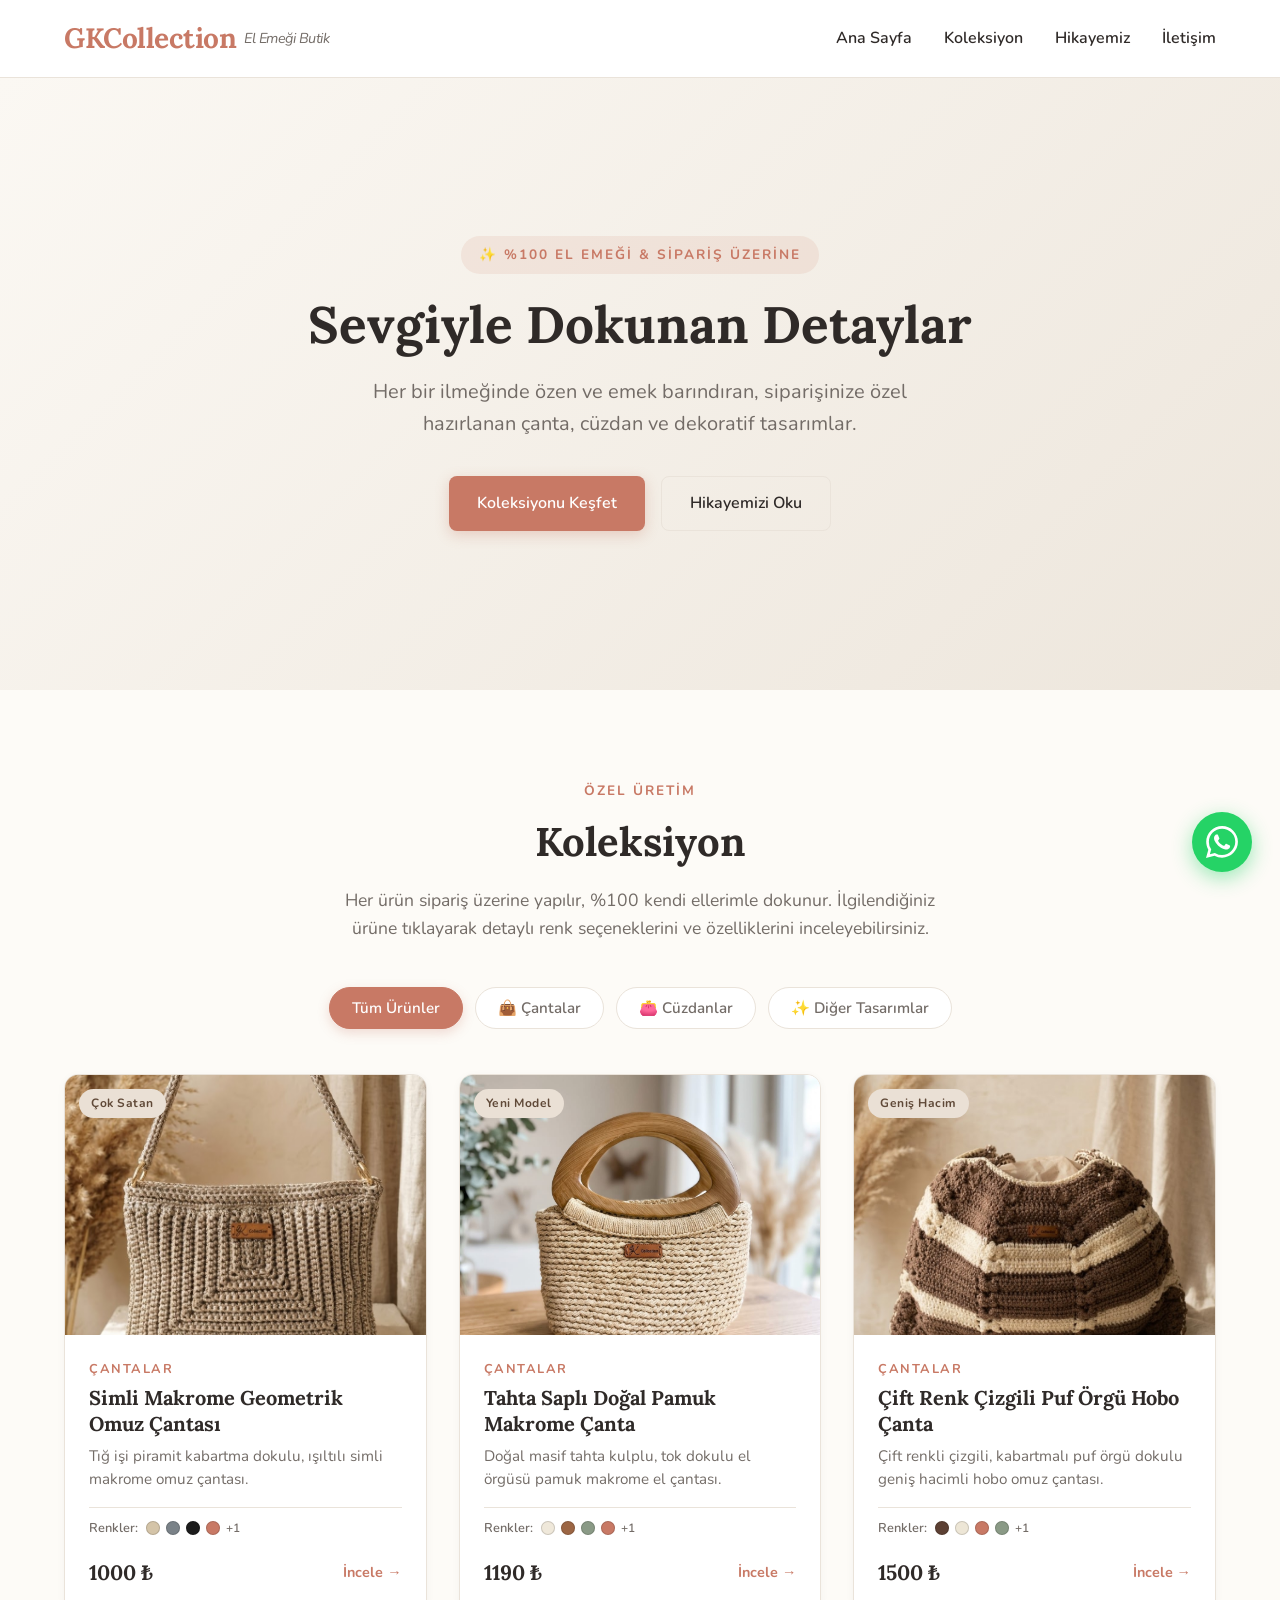
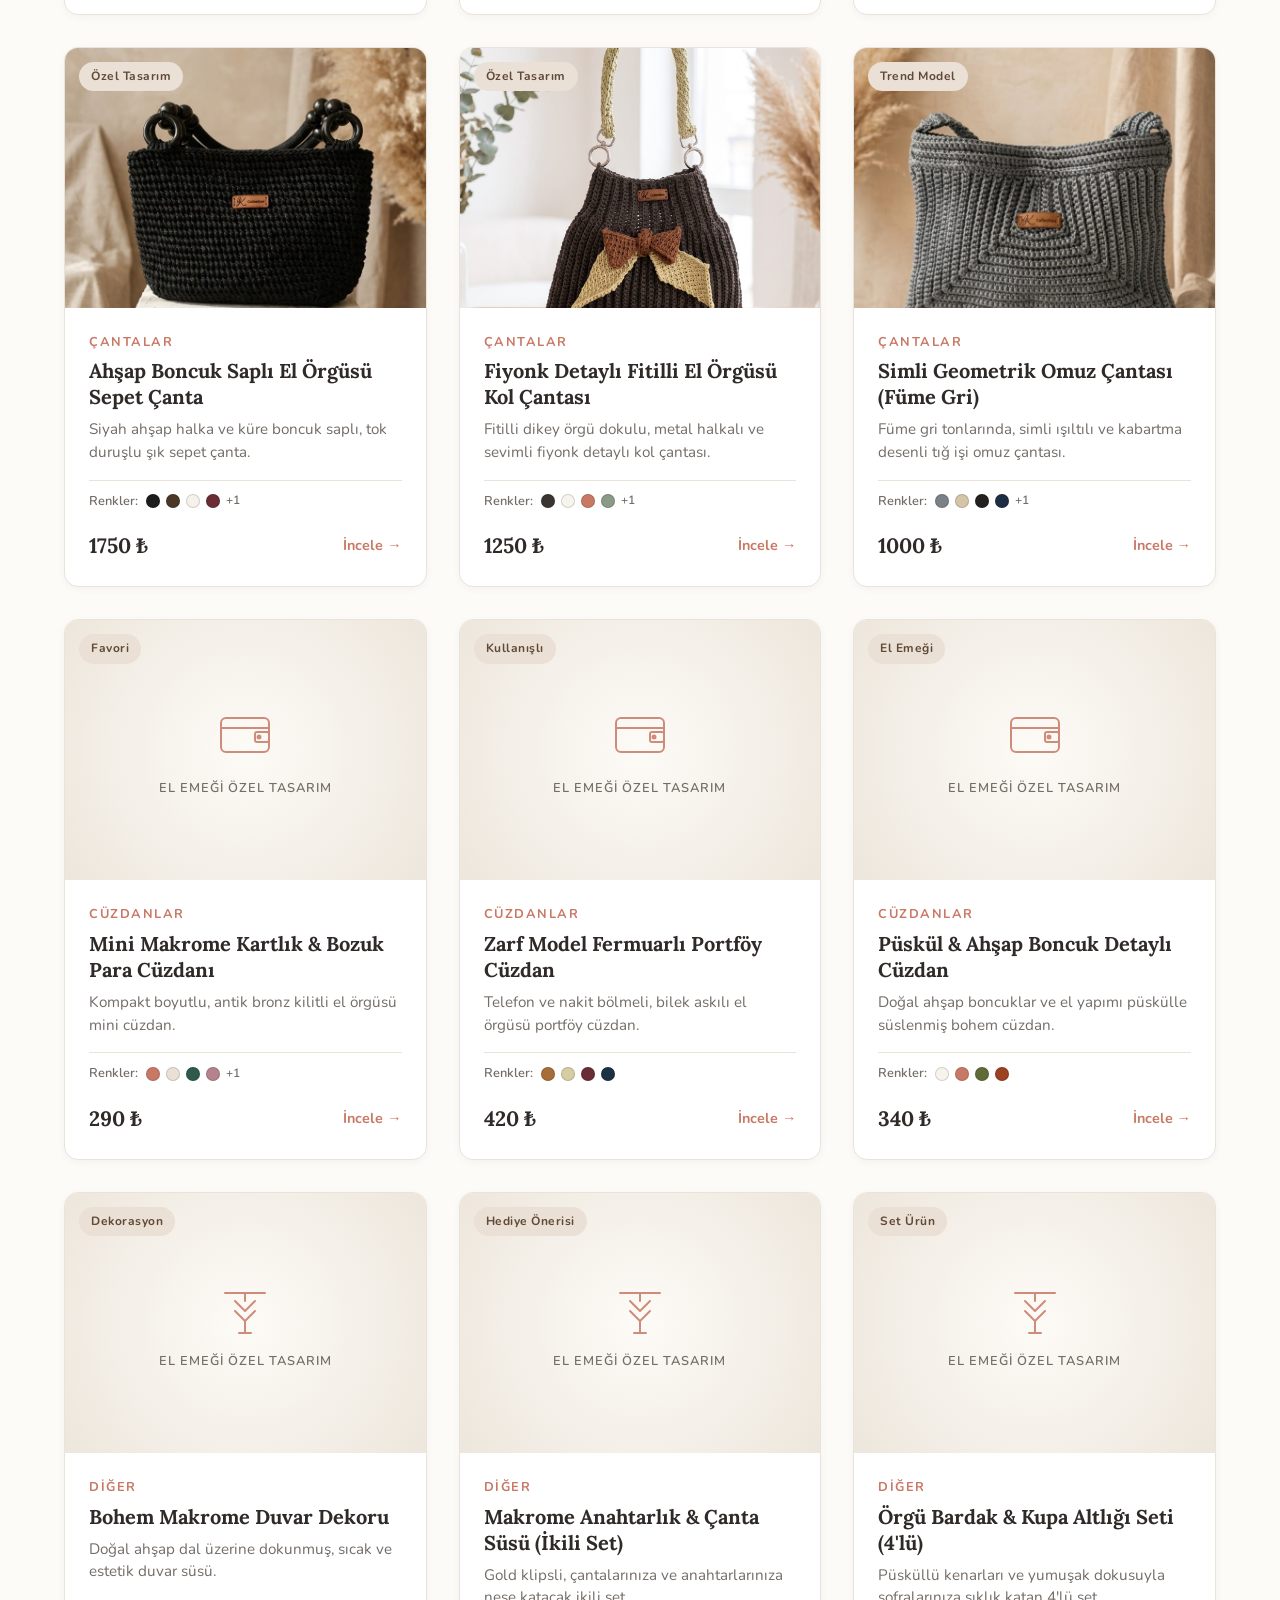
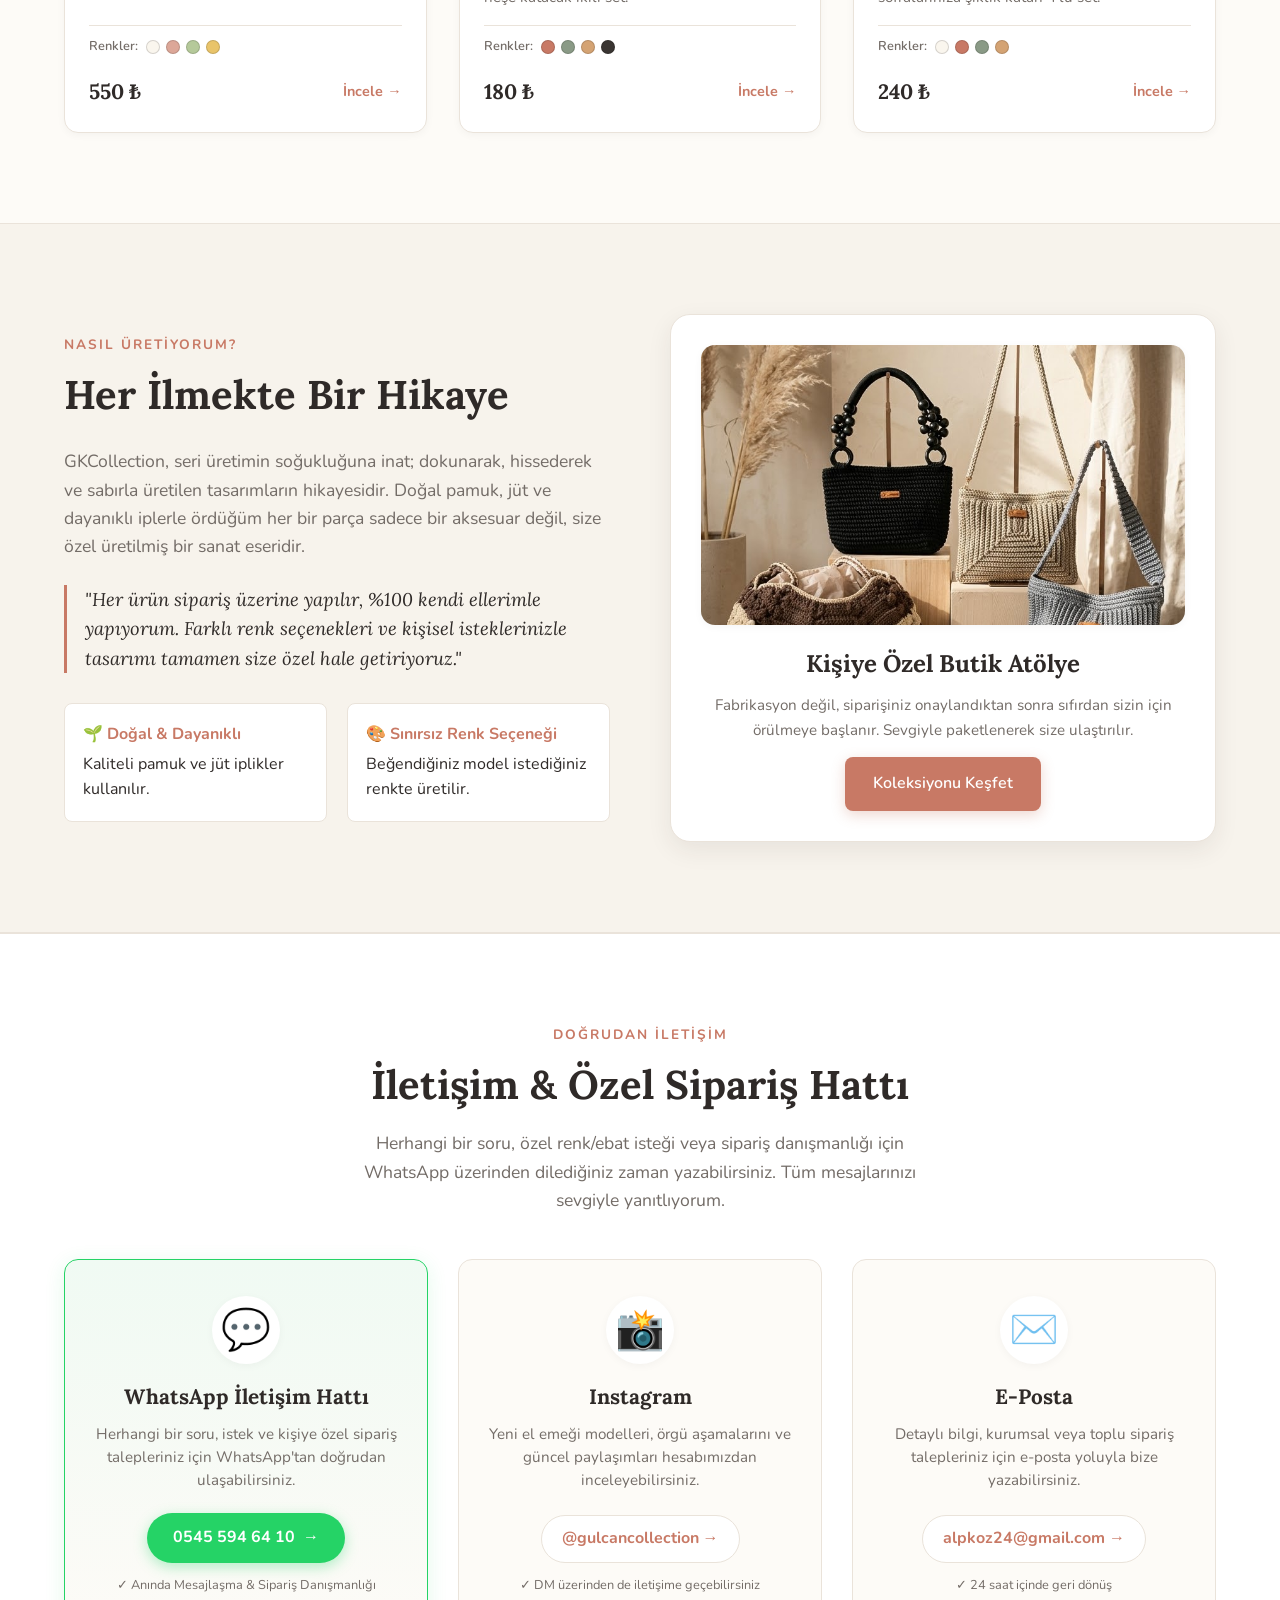
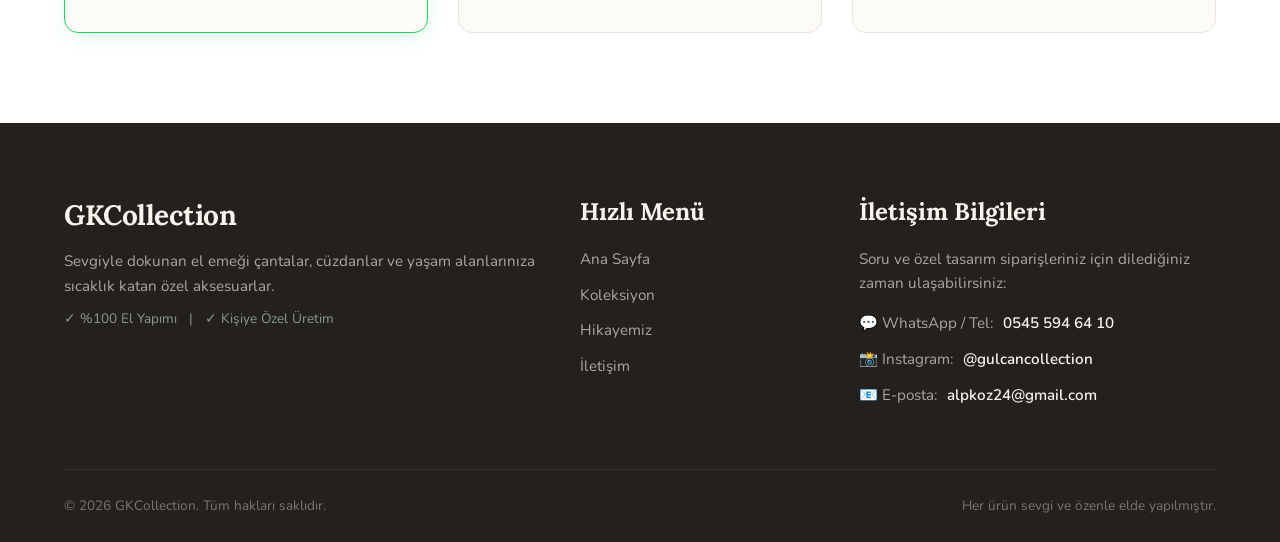
<file: index.html>
<!DOCTYPE html>
<html lang="tr">
<head>
    <meta charset="UTF-8">
    <meta name="viewport" content="width=device-width, initial-scale=1.0">
    <title>GKCollection | Sevgiyle Dokunan El Emeği Tasarımlar</title>
    <!-- Google Fonts: Lora (Başlıklar) ve Nunito (Metinler) -->
    <link rel="preconnect" href="https://fonts.googleapis.com">
    <link rel="preconnect" href="https://fonts.gstatic.com" crossorigin>
    <link href="https://fonts.googleapis.com/css2?family=Lora:ital,wght@0,400;0,600;0,700;1,400&family=Nunito:wght@300;400;600;700&display=swap" rel="stylesheet">
    <!-- CSS Dosyamızı Bağlıyoruz -->
    <link rel="stylesheet" href="style.css">
</head>
<body>

    <!-- 1. ÜST MENÜ (Header) -->
    <header>
        <div class="header-inner">
            <a href="index.html" class="logo">
                GKCollection
                <span>El Emeği Butik</span>
            </a>
            
            <!-- Mobil Menü Butonu -->
            <button class="nav-toggle" aria-label="Menüyü Aç/Kapat">
                <span></span>
                <span></span>
                <span></span>
            </button>

            <nav>
                <ul>
                    <li><a href="#ana-sayfa">Ana Sayfa</a></li>
                    <li><a href="#koleksiyon">Koleksiyon</a></li>
                    <li><a href="#hikayemiz">Hikayemiz</a></li>
                    <li><a href="#iletisim">İletişim</a></li>
                </ul>
            </nav>
        </div>
    </header>

    <!-- 2. KARŞILAMA ALANI (Hero Section) -->
    <section id="ana-sayfa" class="hero">
        <div class="hero-content">
            <span class="hero-subtitle-badge">✨ %100 El Emeği & Sipariş Üzerine</span>
            <h1>Sevgiyle Dokunan Detaylar</h1>
            <p>Her bir ilmeğinde özen ve emek barındıran, siparişinize özel hazırlanan çanta, cüzdan ve dekoratif tasarımlar.</p>
            <div class="hero-actions">
                <a href="#koleksiyon" class="btn btn-primary">Koleksiyonu Keşfet</a>
                <a href="#hikayemiz" class="btn btn-secondary">Hikayemizi Oku</a>
            </div>
        </div>
    </section>

    <!-- 3. KOLEKSİYON ALANI (Kategoriler & Ürünler) -->
    <section id="koleksiyon" class="featured">
        <div class="container">
            <div class="section-header">
                <span class="section-tag">Özel Üretim</span>
                <h2>Koleksiyon</h2>
                <p>Her ürün sipariş üzerine yapılır, %100 kendi ellerimle dokunur. İlgilendiğiniz ürüne tıklayarak detaylı renk seçeneklerini ve özelliklerini inceleyebilirsiniz.</p>
            </div>

            <!-- Kategori Filtre Butonları -->
            <div class="collection-filters">
                <button type="button" class="filter-btn active" data-category="all">
                    Tüm Ürünler
                </button>
                <button type="button" class="filter-btn" data-category="cantalar">
                    👜 Çantalar
                </button>
                <button type="button" class="filter-btn" data-category="cuzdanlar">
                    👛 Cüzdanlar
                </button>
                <button type="button" class="filter-btn" data-category="diger">
                    ✨ Diğer Tasarımlar
                </button>
            </div>

            <!-- Dinamik Ürün Listesi (JavaScript ile doldurulur) -->
            <div id="product-grid" class="grid-container">
                <!-- Ürün kartları main.js tarafından buraya yerleştirilir -->
            </div>
        </div>
    </section>

    <!-- 4. HİKAYEMİZ ALANI (Story Section) -->
    <section id="hikayemiz" class="story-section">
        <div class="container">
            <div class="story-grid">
                <div class="story-text">
                    <span class="section-tag">Nasıl Üretiyorum?</span>
                    <h2>Her İlmekte Bir Hikaye</h2>
                    <p>GKCollection, seri üretimin soğukluğuna inat; dokunarak, hissederek ve sabırla üretilen tasarımların hikayesidir. Doğal pamuk, jüt ve dayanıklı iplerle ördüğüm her bir parça sadece bir aksesuar değil, size özel üretilmiş bir sanat eseridir.</p>
                    
                    <div class="story-highlight-quote">
                        "Her ürün sipariş üzerine yapılır, %100 kendi ellerimle yapıyorum. Farklı renk seçenekleri ve kişisel isteklerinizle tasarımı tamamen size özel hale getiriyoruz."
                    </div>

                    <div class="story-features">
                        <div class="story-feature-item">
                            <strong>🌱 Doğal & Dayanıklı</strong>
                            <span>Kaliteli pamuk ve jüt iplikler kullanılır.</span>
                        </div>
                        <div class="story-feature-item">
                            <strong>🎨 Sınırsız Renk Seçeneği</strong>
                            <span>Beğendiğiniz model istediğiniz renkte üretilir.</span>
                        </div>
                    </div>
                </div>

                <div class="story-visual-box">
                    <img src="images/canta-koleksiyon-grup.jpg" alt="GK Collection El Emeği Çanta Koleksiyonu" class="story-img">
                    <h3>Kişiye Özel Butik Atölye</h3>
                    <p>Fabrikasyon değil, siparişiniz onaylandıktan sonra sıfırdan sizin için örülmeye başlanır. Sevgiyle paketlenerek size ulaştırılır.</p>
                    <a href="#koleksiyon" class="btn btn-primary" style="margin-top: 15px;">
                        Koleksiyonu Keşfet
                    </a>
                </div>
            </div>
        </div>
    </section>

    <!-- 5. İLETİŞİM & ÖZEL SİPARİŞ BÖLÜMÜ (Contact Section) -->
    <section id="iletisim" class="contact-section">
        <div class="container">
            <div class="section-header">
                <span class="section-tag">Doğrudan İletişim</span>
                <h2>İletişim & Özel Sipariş Hattı</h2>
                <p>Herhangi bir soru, özel renk/ebat isteği veya sipariş danışmanlığı için WhatsApp üzerinden dilediğiniz zaman yazabilirsiniz. Tüm mesajlarınızı sevgiyle yanıtlıyorum.</p>
            </div>

            <div class="contact-cards-grid">
                <!-- WhatsApp Kartı (Öne Çıkan) -->
                <div class="contact-card contact-card-featured">
                    <div class="contact-card-icon">💬</div>
                    <h3>WhatsApp İletişim Hattı</h3>
                    <p>Herhangi bir soru, istek ve kişiye özel sipariş talepleriniz için WhatsApp'tan doğrudan ulaşabilirsiniz.</p>
                    <a href="https://wa.me/905455946410?text=Merhaba%20GKCollection!%20Ürünleriniz%20hakkında%20bilgi%20almak%20istiyorum." target="_blank" rel="noopener" class="btn-whatsapp-direct">
                        <span>0545 594 64 10</span> &rarr;
                    </a>
                    <small>✓ Anında Mesajlaşma & Sipariş Danışmanlığı</small>
                </div>

                <!-- Instagram Kartı -->
                <div class="contact-card">
                    <div class="contact-card-icon">📸</div>
                    <h3>Instagram</h3>
                    <p>Yeni el emeği modelleri, örgü aşamalarını ve güncel paylaşımları hesabımızdan inceleyebilirsiniz.</p>
                    <a href="https://instagram.com/gulcancollection" target="_blank" rel="noopener" class="contact-link-btn">
                        @gulcancollection &rarr;
                    </a>
                    <small>✓ DM üzerinden de iletişime geçebilirsiniz</small>
                </div>

                <!-- E-posta Kartı -->
                <div class="contact-card">
                    <div class="contact-card-icon">✉️</div>
                    <h3>E-Posta</h3>
                    <p>Detaylı bilgi, kurumsal veya toplu sipariş talepleriniz için e-posta yoluyla bize yazabilirsiniz.</p>
                    <a href="mailto:alpkoz24@gmail.com" class="contact-link-btn">
                        alpkoz24@gmail.com &rarr;
                    </a>
                    <small>✓ 24 saat içinde geri dönüş</small>
                </div>
            </div>
        </div>
    </section>

    <!-- 6. ALT BİLGİ (Footer) -->
    <footer>
        <div class="container">
            <div class="footer-grid">
                <div class="footer-col">
                    <div class="logo" style="color: #FAF6EE; margin-bottom: 12px;">GKCollection</div>
                    <p>Sevgiyle dokunan el emeği çantalar, cüzdanlar ve yaşam alanlarınıza sıcaklık katan özel aksesuarlar.</p>
                    <p style="margin-top: 10px; font-size: 0.85rem; color: #8A9A86;">
                        ✓ %100 El Yapımı &nbsp; | &nbsp; ✓ Kişiye Özel Üretim
                    </p>
                </div>

                <div class="footer-col">
                    <h3>Hızlı Menü</h3>
                    <ul class="footer-links">
                        <li><a href="#ana-sayfa">Ana Sayfa</a></li>
                        <li><a href="#koleksiyon">Koleksiyon</a></li>
                        <li><a href="#hikayemiz">Hikayemiz</a></li>
                        <li><a href="#iletisim">İletişim</a></li>
                    </ul>
                </div>

                <div class="footer-col">
                    <h3>İletişim Bilgileri</h3>
                    <p style="margin-bottom: 15px;">Soru ve özel tasarım siparişleriniz için dilediğiniz zaman ulaşabilirsiniz:</p>
                    <ul class="footer-contact-list">
                        <li>
                            <span>💬 WhatsApp / Tel:</span>
                            <a href="https://wa.me/905455946410" target="_blank" rel="noopener">0545 594 64 10</a>
                        </li>
                        <li>
                            <span>📸 Instagram:</span>
                            <a href="https://instagram.com/gulcancollection" target="_blank" rel="noopener">@gulcancollection</a>
                        </li>
                        <li>
                            <span>📧 E-posta:</span>
                            <a href="mailto:alpkoz24@gmail.com">alpkoz24@gmail.com</a>
                        </li>
                    </ul>
                </div>
            </div>

            <div class="footer-bottom">
                <p>&copy; 2026 GKCollection. Tüm hakları saklıdır.</p>
                <p>Her ürün sevgi ve özenle elde yapılmıştır.</p>
            </div>
        </div>
    </footer>

    <!-- Sabit WhatsApp İletişim Butonu (Floating WhatsApp) -->
    <a href="https://wa.me/905455946410?text=Merhaba%20GKCollection!%20Herhangi%20bir%20soru/istek%20için%20yazıyorum." 
       class="floating-whatsapp" 
       target="_blank" 
       rel="noopener" 
       title="Soru ve İstekleriniz için WhatsApp'tan Yazın"
       aria-label="WhatsApp İletişim">
        <svg viewBox="0 0 24 24" fill="currentColor">
            <path d="M17.472 14.382c-.297-.149-1.758-.867-2.03-.967-.273-.099-.471-.148-.67.15-.197.297-.767.966-.94 1.164-.173.199-.347.223-.644.075-.297-.15-1.255-.463-2.39-1.475-.883-.788-1.48-1.761-1.653-2.059-.173-.297-.018-.458.13-.606.134-.133.298-.347.446-.52.149-.174.198-.298.298-.497.099-.198.05-.371-.025-.52-.075-.149-.669-1.612-.916-2.207-.242-.579-.487-.5-.669-.51l-.57-.01c-.198 0-.52.074-.792.372s-1.04 1.016-1.04 2.479 1.065 2.876 1.213 3.074c.149.198 2.096 3.2 5.077 4.487.709.306 1.262.489 1.694.625.712.227 1.36.195 1.871.118.571-.085 1.758-.719 2.006-1.413.248-.694.248-1.289.173-1.413-.074-.124-.272-.198-.57-.347m-5.421 7.403h-.004a9.87 9.87 0 01-5.031-1.378l-.361-.214-3.741.982.998-3.648-.235-.374a9.86 9.86 0 01-1.51-5.26c.001-5.45 4.436-9.884 9.888-9.884 2.64 0 5.122 1.03 6.988 2.898a9.825 9.825 0 012.893 6.994c-.003 5.45-4.437 9.884-9.885 9.885m8.413-18.297A11.815 11.815 0 0012.05 0C5.495 0 .16 5.335.157 11.892c0 2.096.547 4.142 1.588 5.945L0 24l6.335-1.662c1.746.953 3.71 1.455 5.711 1.456h.005c6.554 0 11.89-5.336 11.893-11.893 0-3.177-1.237-6.164-3.488-8.413z"/>
        </svg>
        <span class="floating-whatsapp-tooltip">Soru & Sipariş İçin WhatsApp</span>
    </a>

    <!-- JavaScript Dosyaları -->
    <script src="products.js?v=3.3"></script>
    <script src="main.js?v=3.3"></script>
</body>
</html>
</file>
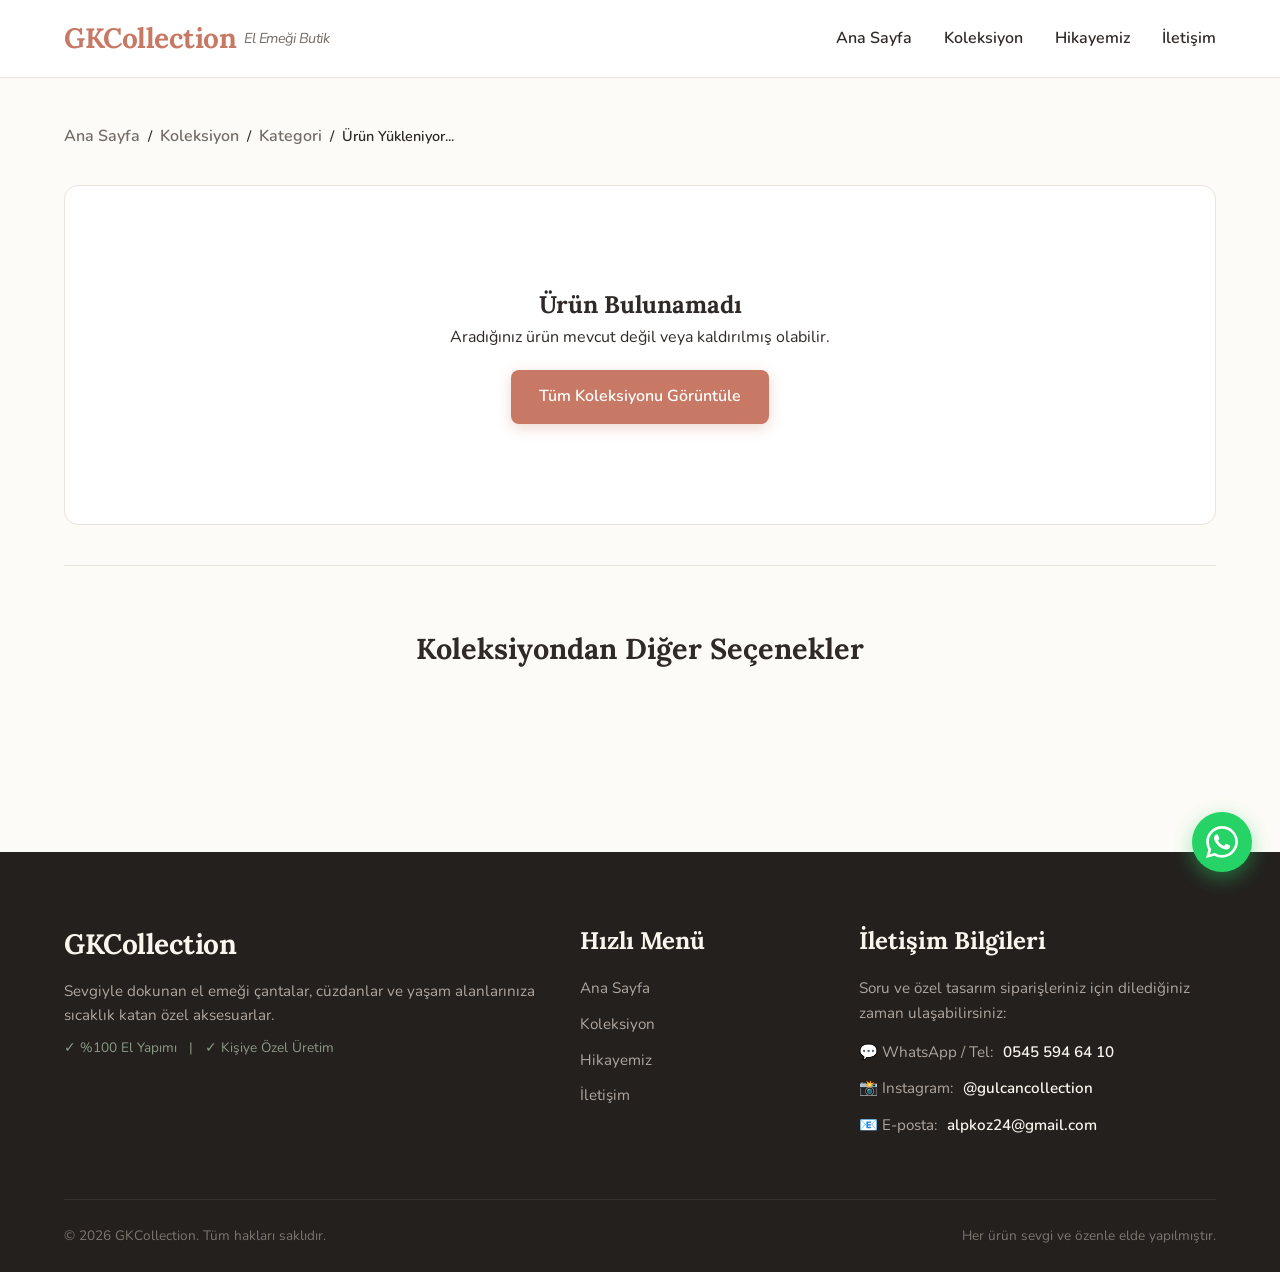
<file: urun-detay.html>
<!DOCTYPE html>
<html lang="tr">
<head>
    <meta charset="UTF-8">
    <meta name="viewport" content="width=device-width, initial-scale=1.0">
    <title>Ürün Detayı | GKCollection</title>
    <!-- Google Fonts: Lora (Başlıklar) ve Nunito (Metinler) -->
    <link rel="preconnect" href="https://fonts.googleapis.com">
    <link rel="preconnect" href="https://fonts.gstatic.com" crossorigin>
    <link href="https://fonts.googleapis.com/css2?family=Lora:ital,wght@0,400;0,600;0,700;1,400&family=Nunito:wght@300;400;600;700&display=swap" rel="stylesheet">
    <!-- CSS Dosyamızı Bağlıyoruz -->
    <link rel="stylesheet" href="style.css">
</head>
<body>

    <!-- 1. ÜST MENÜ (Header) -->
    <header>
        <div class="header-inner">
            <a href="index.html" class="logo">
                GKCollection
                <span>El Emeği Butik</span>
            </a>
            
            <!-- Mobil Menü Butonu -->
            <button class="nav-toggle" aria-label="Menüyü Aç/Kapat">
                <span></span>
                <span></span>
                <span></span>
            </button>

            <nav>
                <ul>
                    <li><a href="index.html#ana-sayfa">Ana Sayfa</a></li>
                    <li><a href="index.html#koleksiyon">Koleksiyon</a></li>
                    <li><a href="index.html#hikayemiz">Hikayemiz</a></li>
                    <li><a href="index.html#iletisim">İletişim</a></li>
                </ul>
            </nav>
        </div>
    </header>

    <!-- 2. ÜRÜN DETAY SAYFASI GÖVDESİ -->
    <main class="product-detail-page">
        <div class="container">
            
            <!-- Sayfa Yolu (Breadcrumbs) -->
            <nav class="breadcrumb-nav" aria-label="Sayfa Yolu">
                <a href="index.html">Ana Sayfa</a>
                <span>/</span>
                <a href="index.html#koleksiyon">Koleksiyon</a>
                <span>/</span>
                <a href="index.html#koleksiyon" id="breadcrumb-category">Kategori</a>
                <span>/</span>
                <span id="breadcrumb-product">Ürün Yükleniyor...</span>
            </nav>

            <!-- Dinamik Ürün Detay Konteyneri (main.js ile doldurulur) -->
            <div id="product-detail-container">
                <div style="text-align: center; padding: 80px 20px;">
                    <p>Ürün detayları yükleniyor...</p>
                </div>
            </div>

            <!-- İlginizi Çekebilecek Diğer Ürünler -->
            <section class="related-products-section">
                <h3>Koleksiyondan Diğer Seçenekler</h3>
                <div id="related-products-grid" class="grid-container">
                    <!-- main.js tarafından benzer veya diğer kategorideki ürünler yüklenir -->
                </div>
            </section>

        </div>
    </main>

    <!-- 3. ALT BİLGİ & İLETİŞİM (Footer) -->
    <footer id="iletisim">
        <div class="container">
            <div class="footer-grid">
                <div class="footer-col">
                    <div class="logo" style="color: #FAF6EE; margin-bottom: 12px;">GKCollection</div>
                    <p>Sevgiyle dokunan el emeği çantalar, cüzdanlar ve yaşam alanlarınıza sıcaklık katan özel aksesuarlar.</p>
                    <p style="margin-top: 10px; font-size: 0.85rem; color: #8A9A86;">
                        ✓ %100 El Yapımı &nbsp; | &nbsp; ✓ Kişiye Özel Üretim
                    </p>
                </div>

                <div class="footer-col">
                    <h3>Hızlı Menü</h3>
                    <ul class="footer-links">
                        <li><a href="index.html#ana-sayfa">Ana Sayfa</a></li>
                        <li><a href="index.html#koleksiyon">Koleksiyon</a></li>
                        <li><a href="index.html#hikayemiz">Hikayemiz</a></li>
                        <li><a href="index.html#iletisim">İletişim</a></li>
                    </ul>
                </div>

                <div class="footer-col">
                    <h3>İletişim Bilgileri</h3>
                    <p style="margin-bottom: 15px;">Soru ve özel tasarım siparişleriniz için dilediğiniz zaman ulaşabilirsiniz:</p>
                    <ul class="footer-contact-list">
                        <li>
                            <span>💬 WhatsApp / Tel:</span>
                            <a href="https://wa.me/905455946410" target="_blank" rel="noopener">0545 594 64 10</a>
                        </li>
                        <li>
                            <span>📸 Instagram:</span>
                            <a href="https://instagram.com/gulcancollection" target="_blank" rel="noopener">@gulcancollection</a>
                        </li>
                        <li>
                            <span>📧 E-posta:</span>
                            <a href="mailto:alpkoz24@gmail.com">alpkoz24@gmail.com</a>
                        </li>
                    </ul>
                </div>
            </div>

            <div class="footer-bottom">
                <p>&copy; 2026 GKCollection. Tüm hakları saklıdır.</p>
                <p>Her ürün sevgi ve özenle elde yapılmıştır.</p>
            </div>
        </div>
    </footer>

    <!-- Sabit WhatsApp İletişim Butonu (Floating WhatsApp) -->
    <a href="https://wa.me/905455946410?text=Merhaba%20GKCollection!%20Ürünleriniz%20hakkında%20bilgi%20almak%20istiyorum." 
       class="floating-whatsapp" 
       target="_blank" 
       rel="noopener" 
       title="Soru ve İstekleriniz için WhatsApp'tan Yazın"
       aria-label="WhatsApp İletişim">
        <svg viewBox="0 0 24 24" fill="currentColor">
            <path d="M17.472 14.382c-.297-.149-1.758-.867-2.03-.967-.273-.099-.471-.148-.67.15-.197.297-.767.966-.94 1.164-.173.199-.347.223-.644.075-.297-.15-1.255-.463-2.39-1.475-.883-.788-1.48-1.761-1.653-2.059-.173-.297-.018-.458.13-.606.134-.133.298-.347.446-.52.149-.174.198-.298.298-.497.099-.198.05-.371-.025-.52-.075-.149-.669-1.612-.916-2.207-.242-.579-.487-.5-.669-.51l-.57-.01c-.198 0-.52.074-.792.372s-1.04 1.016-1.04 2.479 1.065 2.876 1.213 3.074c.149.198 2.096 3.2 5.077 4.487.709.306 1.262.489 1.694.625.712.227 1.36.195 1.871.118.571-.085 1.758-.719 2.006-1.413.248-.694.248-1.289.173-1.413-.074-.124-.272-.198-.57-.347m-5.421 7.403h-.004a9.87 9.87 0 01-5.031-1.378l-.361-.214-3.741.982.998-3.648-.235-.374a9.86 9.86 0 01-1.51-5.26c.001-5.45 4.436-9.884 9.888-9.884 2.64 0 5.122 1.03 6.988 2.898a9.825 9.825 0 012.893 6.994c-.003 5.45-4.437 9.884-9.885 9.885m8.413-18.297A11.815 11.815 0 0012.05 0C5.495 0 .16 5.335.157 11.892c0 2.096.547 4.142 1.588 5.945L0 24l6.335-1.662c1.746.953 3.71 1.455 5.711 1.456h.005c6.554 0 11.89-5.336 11.893-11.893 0-3.177-1.237-6.164-3.488-8.413z"/>
        </svg>
        <span class="floating-whatsapp-tooltip">Soru & Sipariş İçin WhatsApp</span>
    </a>

    <!-- JavaScript Dosyaları -->
    <script src="products.js?v=3.3"></script>
    <script src="main.js?v=3.3"></script>
</body>
</html>
</file>
<file: style.css>
/* ==========================================================================
   GKCollection - Modern & El Emeği Butik Stil Dosyası
   ========================================================================== */

/* --- 1. TEMEL DEĞİŞKENLER VE RENK PALETİ --- */
:root {
    --bg-color: #FDFBF7;          /* Doğal Krem / Keten Tonu */
    --surface-color: #FFFFFF;     /* Kart Arka Plan Beyaz */
    --surface-soft: #F7F3EC;      /* Yumuşak Bej Vurgu */
    --primary-color: #C87965;     /* Sıcak Kiremit / Terracotta */
    --primary-hover: #A85C4B;     /* Koyu Kiremit */
    --secondary-color: #8A9A86;   /* Dingin Adaçayı Yeşili */
    --text-color: #2F2A28;        /* Acı Kahve / Koyu Antrasit */
    --text-muted: #736C67;        /* İkincil Açıklama Metni */
    --border-color: #EAE3DA;      /* Yumuşak Kenarlık */
    --badge-bg: #EAE0D5;          /* Rozet Arka Planı */
    --badge-text: #604938;        /* Rozet Metin Rengi */
    --font-heading: 'Lora', serif;
    --font-body: 'Nunito', sans-serif;
    --shadow-sm: 0 2px 8px rgba(0, 0, 0, 0.04);
    --shadow-md: 0 8px 24px rgba(47, 42, 40, 0.08);
    --shadow-lg: 0 16px 36px rgba(47, 42, 40, 0.12);
    --radius-sm: 8px;
    --radius-md: 14px;
    --radius-lg: 20px;
}

/* --- 2. SIFIRLAMA VE TEMEL TİPOGRAFİ --- */
* {
    margin: 0;
    padding: 0;
    box-sizing: border-box;
}

html {
    scroll-behavior: smooth;
}

body {
    background-color: var(--bg-color);
    color: var(--text-color);
    font-family: var(--font-body);
    line-height: 1.6;
    overflow-x: hidden;
}

h1, h2, h3, h4, .logo {
    font-family: var(--font-heading);
    font-weight: 700;
    color: var(--text-color);
}

a {
    color: inherit;
    text-decoration: none;
    transition: all 0.25s ease;
}

img {
    max-width: 100%;
    display: block;
}

.container {
    max-width: 1200px;
    margin: 0 auto;
    padding: 0 24px;
}

/* --- 3. HEADER (ÜST MENÜ) --- */
header {
    background-color: rgba(255, 255, 255, 0.96);
    backdrop-filter: blur(10px);
    border-bottom: 1px solid var(--border-color);
    position: sticky;
    top: 0;
    z-index: 1000;
    transition: box-shadow 0.3s ease;
}

header .header-inner {
    max-width: 1200px;
    margin: 0 auto;
    padding: 16px 24px;
    display: flex;
    justify-content: space-between;
    align-items: center;
}

.logo {
    font-size: 1.75rem;
    color: var(--primary-color);
    letter-spacing: -0.5px;
    display: flex;
    align-items: center;
    gap: 8px;
}

.logo span {
    font-size: 0.9rem;
    font-family: var(--font-body);
    font-style: italic;
    color: var(--text-muted);
    font-weight: 400;
}

nav ul {
    list-style: none;
    display: flex;
    align-items: center;
    gap: 32px;
}

nav a {
    font-weight: 600;
    font-size: 1rem;
    color: var(--text-color);
    position: relative;
    padding: 6px 0;
}

nav a::after {
    content: '';
    position: absolute;
    bottom: 0;
    left: 0;
    width: 0%;
    height: 2px;
    background-color: var(--primary-color);
    transition: width 0.3s ease;
}

nav a:hover {
    color: var(--primary-color);
}

nav a:hover::after {
    width: 100%;
}

/* Mobil Hamburger Menü Butonu */
.nav-toggle {
    display: none;
    background: none;
    border: none;
    cursor: pointer;
    padding: 8px;
    flex-direction: column;
    gap: 5px;
}

.nav-toggle span {
    display: block;
    width: 25px;
    height: 2px;
    background-color: var(--text-color);
    transition: 0.3s ease;
}

/* --- 4. HERO SECTION (KARŞILAMA ALANI) --- */
.hero {
    min-height: 68vh;
    display: flex;
    align-items: center;
    justify-content: center;
    text-align: center;
    background: linear-gradient(135deg, #FBF8F3 0%, #EDE6DC 100%);
    padding: 80px 24px;
    position: relative;
}

.hero-content {
    max-width: 780px;
}

.hero-subtitle-badge {
    display: inline-block;
    background-color: rgba(200, 121, 101, 0.12);
    color: var(--primary-color);
    font-weight: 700;
    font-size: 0.85rem;
    text-transform: uppercase;
    letter-spacing: 2px;
    padding: 8px 18px;
    border-radius: 50px;
    margin-bottom: 20px;
}

.hero h1 {
    font-size: 3.2rem;
    line-height: 1.2;
    margin-bottom: 20px;
    color: var(--text-color);
}

.hero p {
    font-size: 1.25rem;
    color: var(--text-muted);
    margin-bottom: 36px;
    max-width: 620px;
    margin-left: auto;
    margin-right: auto;
}

.hero-actions {
    display: flex;
    justify-content: center;
    gap: 16px;
    flex-wrap: wrap;
}

/* --- BUTONLAR --- */
.btn {
    display: inline-flex;
    align-items: center;
    justify-content: center;
    gap: 8px;
    padding: 14px 28px;
    font-size: 1rem;
    font-weight: 600;
    border-radius: var(--radius-sm);
    cursor: pointer;
    border: none;
    transition: all 0.3s ease;
}

.btn-primary {
    background-color: var(--primary-color);
    color: #fff;
    box-shadow: 0 4px 14px rgba(200, 121, 101, 0.3);
}

.btn-primary:hover {
    background-color: var(--primary-hover);
    transform: translateY(-2px);
    box-shadow: 0 6px 18px rgba(200, 121, 101, 0.4);
}

.btn-secondary {
    background-color: transparent;
    color: var(--text-color);
    border: 1.5px solid var(--border-color);
}

.btn-secondary:hover {
    background-color: #fff;
    border-color: var(--primary-color);
    color: var(--primary-color);
}

/* --- 5. KOLEKSİYON BÖLÜMÜ (KATEGORİLER & ÜRÜNLER) --- */
.featured {
    padding: 90px 0;
}

.section-header {
    text-align: center;
    margin-bottom: 45px;
}

.section-tag {
    font-size: 0.85rem;
    text-transform: uppercase;
    letter-spacing: 2px;
    color: var(--primary-color);
    font-weight: 700;
    margin-bottom: 8px;
    display: block;
}

.section-header h2 {
    font-size: 2.5rem;
    margin-bottom: 12px;
}

.section-header p {
    color: var(--text-muted);
    font-size: 1.1rem;
    max-width: 600px;
    margin: 0 auto;
}

/* Kategori Filtre Butonları */
.collection-filters {
    display: flex;
    justify-content: center;
    align-items: center;
    gap: 12px;
    flex-wrap: wrap;
    margin-bottom: 45px;
}

.filter-btn {
    background-color: var(--surface-color);
    border: 1.5px solid var(--border-color);
    padding: 10px 22px;
    border-radius: 50px;
    font-family: var(--font-body);
    font-weight: 600;
    font-size: 0.95rem;
    color: var(--text-muted);
    cursor: pointer;
    transition: all 0.25s ease;
    display: inline-flex;
    align-items: center;
    gap: 6px;
}

.filter-btn:hover {
    border-color: var(--primary-color);
    color: var(--primary-color);
}

.filter-btn.active {
    background-color: var(--primary-color);
    border-color: var(--primary-color);
    color: #fff;
    box-shadow: 0 4px 12px rgba(200, 121, 101, 0.25);
}

/* Ürün Grid Düzeni */
.grid-container {
    display: grid;
    grid-template-columns: repeat(auto-fill, minmax(320px, 1fr));
    gap: 32px;
}

/* Ürün Kartı */
.product-card {
    background-color: var(--surface-color);
    border-radius: var(--radius-md);
    overflow: hidden;
    border: 1px solid var(--border-color);
    box-shadow: var(--shadow-sm);
    transition: transform 0.3s ease, box-shadow 0.3s ease;
    display: flex;
    flex-direction: column;
    cursor: pointer;
}

.product-card:hover {
    transform: translateY(-8px);
    box-shadow: var(--shadow-md);
}

/* Kart Görsel Alanı */
.card-visual {
    position: relative;
    width: 100%;
    height: 260px;
    background-color: var(--surface-soft);
    overflow: hidden;
    display: flex;
    align-items: center;
    justify-content: center;
}

.product-thumb-img {
    width: 100%;
    height: 100%;
    object-fit: cover;
    transition: transform 0.5s ease;
}

.product-card:hover .product-thumb-img {
    transform: scale(1.05);
}

/* Yer Tutucu (Placeholder) Görsel Tasarımı */
.img-placeholder {
    width: 100%;
    height: 100%;
    display: flex;
    flex-direction: column;
    align-items: center;
    justify-content: center;
    gap: 12px;
    background: radial-gradient(circle at center, #FDFBF7 0%, #EDE6DC 100%);
    color: var(--primary-color);
}

.placeholder-svg {
    width: 64px;
    height: 64px;
    opacity: 0.85;
    transition: transform 0.3s ease;
}

.product-card:hover .placeholder-svg {
    transform: scale(1.1);
}

.placeholder-caption {
    font-size: 0.8rem;
    font-weight: 600;
    letter-spacing: 1px;
    color: var(--text-muted);
    text-transform: uppercase;
}

/* Rozet (Badge) */
.badge {
    position: absolute;
    top: 14px;
    left: 14px;
    background-color: var(--badge-bg);
    color: var(--badge-text);
    font-size: 0.75rem;
    font-weight: 700;
    padding: 5px 12px;
    border-radius: 50px;
    z-index: 2;
    letter-spacing: 0.5px;
}

/* Kart Gövdesi */
.card-body {
    padding: 24px;
    display: flex;
    flex-direction: column;
    flex-grow: 1;
}

.card-category {
    font-size: 0.8rem;
    text-transform: uppercase;
    letter-spacing: 1.5px;
    color: var(--primary-color);
    font-weight: 700;
    margin-bottom: 6px;
}

.card-title {
    font-size: 1.25rem;
    margin-bottom: 8px;
    color: var(--text-color);
    line-height: 1.3;
}

.card-desc {
    color: var(--text-muted);
    font-size: 0.95rem;
    margin-bottom: 16px;
    line-height: 1.5;
    flex-grow: 1;
}

/* Renk Noktacıkları */
.card-colors {
    display: flex;
    align-items: center;
    gap: 8px;
    margin-bottom: 18px;
    padding-top: 10px;
    border-top: 1px solid var(--border-color);
}

.colors-label {
    font-size: 0.8rem;
    color: var(--text-muted);
    font-weight: 600;
}

.dots-wrapper {
    display: flex;
    align-items: center;
    gap: 6px;
}

.color-dot {
    width: 14px;
    height: 14px;
    border-radius: 50%;
    border: 1px solid rgba(0, 0, 0, 0.15);
    display: inline-block;
}

.color-more {
    font-size: 0.75rem;
    color: var(--text-muted);
    font-weight: 600;
}

/* Kart Alt Kısmı */
.card-footer {
    display: flex;
    justify-content: space-between;
    align-items: center;
}

.card-price {
    font-size: 1.3rem;
    font-weight: 700;
    color: var(--text-color);
    font-family: var(--font-heading);
}

.btn-detail {
    font-size: 0.9rem;
    font-weight: 700;
    color: var(--primary-color);
    display: inline-flex;
    align-items: center;
    gap: 4px;
    transition: gap 0.2s ease;
}

.product-card:hover .btn-detail {
    gap: 8px;
    color: var(--primary-hover);
}

/* --- 6. HİKAYEMİZ BÖLÜMÜ --- */
.story-section {
    background-color: var(--surface-soft);
    padding: 90px 0;
    border-top: 1px solid var(--border-color);
    border-bottom: 1px solid var(--border-color);
}

.story-grid {
    display: grid;
    grid-template-columns: 1fr 1fr;
    gap: 60px;
    align-items: center;
}

.story-text h2 {
    font-size: 2.5rem;
    margin-bottom: 20px;
}

.story-text p {
    font-size: 1.1rem;
    color: var(--text-muted);
    margin-bottom: 20px;
}

.story-highlight-quote {
    border-left: 3px solid var(--primary-color);
    padding-left: 18px;
    font-style: italic;
    color: var(--text-color);
    font-family: var(--font-heading);
    font-size: 1.15rem;
    margin: 25px 0;
}

.story-features {
    display: grid;
    grid-template-columns: 1fr 1fr;
    gap: 20px;
    margin-top: 30px;
}

.story-feature-item {
    background: #fff;
    padding: 18px;
    border-radius: var(--radius-sm);
    border: 1px solid var(--border-color);
}

.story-feature-item strong {
    display: block;
    color: var(--primary-color);
    margin-bottom: 4px;
}

.story-visual-box {
    background: #fff;
    padding: 30px;
    border-radius: var(--radius-lg);
    box-shadow: var(--shadow-md);
    border: 1px solid var(--border-color);
    text-align: center;
}

.story-artisan-icon {
    font-size: 3.5rem;
    margin-bottom: 16px;
}

.story-img {
    width: 100%;
    height: 280px;
    object-fit: cover;
    border-radius: var(--radius-md);
    margin-bottom: 20px;
    box-shadow: var(--shadow-sm);
}

.story-visual-box h3 {
    font-size: 1.5rem;
    margin-bottom: 10px;
}

.story-visual-box p {
    color: var(--text-muted);
    font-size: 0.95rem;
}

/* --- 7. ÜRÜN DETAY SAYFASI (urun-detay.html) --- */
.product-detail-page {
    padding: 40px 0 90px;
}

/* Breadcrumb (Sayfa Yolu) */
.breadcrumb-nav {
    margin-bottom: 30px;
    font-size: 0.9rem;
    color: var(--text-muted);
    display: flex;
    align-items: center;
    gap: 8px;
    flex-wrap: wrap;
}

.breadcrumb-nav a {
    color: var(--text-muted);
}

.breadcrumb-nav a:hover {
    color: var(--primary-color);
}

.breadcrumb-nav span {
    color: var(--text-color);
    font-weight: 600;
}

/* Detay Düzeni (2 Sütun) */
.product-detail-layout {
    display: grid;
    grid-template-columns: 1fr 1.1fr;
    gap: 60px;
    align-items: start;
}

/* Sol Sütun: Görsel */
.detail-visual-col {
    position: sticky;
    top: 90px;
}

.detail-visual-card {
    position: relative;
    background-color: #fff;
    border-radius: var(--radius-md);
    border: 1px solid var(--border-color);
    box-shadow: var(--shadow-sm);
    overflow: hidden;
    min-height: 440px;
    display: flex;
    align-items: center;
    justify-content: center;
}

.detail-main-img {
    width: 100%;
    height: 100%;
    max-height: 520px;
    object-fit: cover;
    transition: opacity 0.25s ease;
}

/* Galeri Küçük Resimleri (Thumbnails) */
.detail-thumbnails-row {
    display: flex;
    gap: 12px;
    margin-top: 14px;
    justify-content: center;
    flex-wrap: wrap;
}

.thumb-item {
    width: 68px;
    height: 68px;
    border-radius: var(--radius-sm);
    border: 2px solid var(--border-color);
    background: #fff;
    cursor: pointer;
    overflow: hidden;
    padding: 2px;
    transition: all 0.2s ease;
}

.thumb-item:hover {
    border-color: var(--primary-color);
    transform: translateY(-2px);
}

.thumb-item.active {
    border-color: var(--primary-color);
    box-shadow: 0 0 0 2px rgba(200, 121, 101, 0.3);
}

.thumb-item img {
    width: 100%;
    height: 100%;
    object-fit: cover;
    border-radius: 4px;
}

.detail-placeholder {
    display: flex;
    flex-direction: column;
    align-items: center;
    justify-content: center;
    padding: 60px 20px;
    gap: 20px;
    background: radial-gradient(circle at center, #FDFBF7 0%, #EDE6DC 100%);
    width: 100%;
    min-height: 440px;
}

.detail-placeholder .placeholder-svg {
    width: 100px;
    height: 100px;
    color: var(--primary-color);
}

.detail-badge {
    position: absolute;
    top: 20px;
    left: 20px;
    background-color: var(--primary-color);
    color: #fff;
    padding: 6px 14px;
    border-radius: 50px;
    font-size: 0.8rem;
    font-weight: 700;
    z-index: 2;
}

.artisan-stamp {
    display: inline-block;
    border: 2px dashed var(--primary-color);
    color: var(--primary-color);
    font-weight: 700;
    padding: 6px 16px;
    border-radius: 50px;
    font-size: 0.85rem;
    text-transform: uppercase;
    letter-spacing: 1px;
}

.detail-trust-badges {
    display: grid;
    grid-template-columns: repeat(3, 1fr);
    gap: 12px;
    margin-top: 20px;
}

.trust-badge-item {
    background-color: #fff;
    border: 1px solid var(--border-color);
    border-radius: var(--radius-sm);
    padding: 14px 10px;
    display: flex;
    align-items: center;
    gap: 10px;
}

.trust-icon {
    font-size: 1.6rem;
}

.trust-badge-item strong {
    font-size: 0.85rem;
    display: block;
    line-height: 1.2;
}

.trust-badge-item p {
    font-size: 0.75rem;
    color: var(--text-muted);
    margin: 0;
}

/* Sağ Sütun: Bilgiler */
.detail-category-tag {
    font-size: 0.85rem;
    text-transform: uppercase;
    letter-spacing: 2px;
    color: var(--primary-color);
    font-weight: 700;
    display: inline-block;
    margin-bottom: 8px;
}

.detail-title {
    font-size: 2.4rem;
    line-height: 1.2;
    margin-bottom: 14px;
}

.detail-price-box {
    display: flex;
    align-items: baseline;
    gap: 12px;
    margin-bottom: 24px;
    padding-bottom: 20px;
    border-bottom: 1px solid var(--border-color);
}

.detail-price {
    font-size: 2rem;
    font-weight: 700;
    color: var(--text-color);
    font-family: var(--font-heading);
}

.tax-info {
    font-size: 0.9rem;
    color: var(--text-muted);
}

/* KULLANICININ ÖZEL İSTEDİĞİ EL EMEĞİ GÜVENCE KUTUSU */
.artisan-guarantee-box {
    background: linear-gradient(135deg, #FFF9F5 0%, #FDF1EA 100%);
    border: 1.5px solid rgba(200, 121, 101, 0.35);
    border-radius: var(--radius-md);
    padding: 22px;
    margin-bottom: 30px;
    display: flex;
    gap: 18px;
    box-shadow: 0 4px 15px rgba(200, 121, 101, 0.08);
}

.artisan-icon {
    font-size: 2.2rem;
    line-height: 1;
}

.artisan-text h4 {
    font-size: 1.15rem;
    color: var(--primary-hover);
    margin-bottom: 6px;
}

.highlighted-quote {
    font-size: 1.1rem;
    font-weight: 700;
    color: var(--text-color);
    margin-bottom: 6px;
    line-height: 1.4;
    font-family: var(--font-heading);
}

.artisan-text small {
    color: var(--text-muted);
    font-size: 0.85rem;
    display: block;
    line-height: 1.4;
}

/* RENK SEÇENEKLERİ BÖLÜMÜ */
.detail-color-selection {
    margin-bottom: 30px;
    background: #fff;
    padding: 22px;
    border-radius: var(--radius-md);
    border: 1px solid var(--border-color);
}

.color-selection-header {
    display: flex;
    align-items: center;
    justify-content: space-between;
    margin-bottom: 14px;
}

.color-selection-header strong {
    font-size: 1rem;
}

.selected-color-badge {
    background-color: var(--surface-soft);
    color: var(--text-color);
    font-weight: 700;
    font-size: 0.85rem;
    padding: 4px 12px;
    border-radius: 50px;
    border: 1px solid var(--border-color);
}

.color-swatches {
    display: flex;
    flex-wrap: wrap;
    gap: 10px;
    margin-bottom: 14px;
}

.color-swatch-btn {
    display: inline-flex;
    align-items: center;
    gap: 8px;
    padding: 8px 14px;
    border-radius: 50px;
    border: 1.5px solid var(--border-color);
    background: #fff;
    cursor: pointer;
    font-family: var(--font-body);
    font-size: 0.9rem;
    color: var(--text-color);
    transition: all 0.2s ease;
}

.color-swatch-btn:hover {
    border-color: var(--primary-color);
}

.color-swatch-btn.active {
    border-color: var(--primary-color);
    background-color: #FFF5F2;
    box-shadow: 0 2px 8px rgba(200, 121, 101, 0.2);
    font-weight: 700;
}

.swatch-circle {
    width: 16px;
    height: 16px;
    border-radius: 50%;
    border: 1px solid rgba(0, 0, 0, 0.2);
    display: inline-block;
}

.custom-color-note {
    font-size: 0.85rem;
    color: var(--text-muted);
    display: flex;
    align-items: center;
    gap: 8px;
    background-color: var(--surface-soft);
    padding: 10px 14px;
    border-radius: var(--radius-sm);
    margin-top: 10px;
}

.custom-color-note svg {
    color: var(--primary-color);
    flex-shrink: 0;
}

/* Aksiyon Butonları */
.detail-actions {
    display: flex;
    gap: 16px;
    margin-bottom: 35px;
    flex-wrap: wrap;
}

.btn-order {
    flex: 1;
    min-width: 240px;
    background-color: #25D366; /* WhatsApp yeşili */
    color: #fff;
    box-shadow: 0 4px 14px rgba(37, 211, 102, 0.3);
}

.btn-order:hover {
    background-color: #1EBE5D;
    transform: translateY(-2px);
    box-shadow: 0 6px 18px rgba(37, 211, 102, 0.4);
}

/* Accordion (Detay Bilgileri) */
.detail-accordion {
    border: 1px solid var(--border-color);
    border-radius: var(--radius-md);
    background: #fff;
    overflow: hidden;
}

.accordion-item {
    border-bottom: 1px solid var(--border-color);
}

.accordion-item:last-child {
    border-bottom: none;
}

.accordion-title {
    padding: 16px 20px;
    font-size: 1.1rem;
    cursor: default;
    background-color: #fff;
}

.accordion-content {
    padding: 0 20px 18px;
    color: var(--text-muted);
    font-size: 0.95rem;
    line-height: 1.6;
}

.specs-list {
    list-style: none;
}

.specs-list li {
    padding: 6px 0;
    border-bottom: 1px dashed var(--border-color);
}

.specs-list li:last-child {
    border-bottom: none;
}

.specs-list strong {
    color: var(--text-color);
}

/* İlgili Ürünler Bölümü */
.related-products-section {
    padding: 60px 0;
    border-top: 1px solid var(--border-color);
    margin-top: 40px;
}

.related-products-section h3 {
    font-size: 1.8rem;
    margin-bottom: 30px;
    text-align: center;
}

.img-placeholder.mini {
    height: 180px;
}

.img-placeholder.mini .placeholder-svg {
    width: 44px;
    height: 44px;
}

/* Bulunamadı Sayfası */
.not-found-box {
    text-align: center;
    padding: 100px 20px;
    background: #fff;
    border-radius: var(--radius-md);
    border: 1px solid var(--border-color);
}

/* --- 8. İLETİŞİM BÖLÜMÜ (Contact Section) --- */
.contact-section {
    padding: 90px 0;
    background-color: #fff;
    border-top: 1px solid var(--border-color);
}

.contact-cards-grid {
    display: grid;
    grid-template-columns: repeat(3, 1fr);
    gap: 30px;
    margin-top: 30px;
}

.contact-card {
    background-color: var(--bg-color);
    border: 1px solid var(--border-color);
    border-radius: var(--radius-md);
    padding: 36px 24px;
    text-align: center;
    transition: transform 0.3s ease, box-shadow 0.3s ease;
    display: flex;
    flex-direction: column;
    align-items: center;
}

.contact-card:hover {
    transform: translateY(-6px);
    box-shadow: var(--shadow-md);
}

.contact-card-featured {
    border-color: #25D366;
    background: linear-gradient(180deg, #F0FAF3 0%, var(--bg-color) 100%);
    box-shadow: 0 4px 20px rgba(37, 211, 102, 0.12);
}

.contact-card-icon {
    font-size: 2.5rem;
    margin-bottom: 16px;
    display: flex;
    align-items: center;
    justify-content: center;
    width: 68px;
    height: 68px;
    border-radius: 50%;
    background-color: #fff;
    box-shadow: var(--shadow-sm);
}

.contact-card h3 {
    font-size: 1.3rem;
    margin-bottom: 10px;
}

.contact-card p {
    color: var(--text-muted);
    font-size: 0.95rem;
    margin-bottom: 22px;
    flex-grow: 1;
    line-height: 1.5;
}

.contact-card small {
    display: block;
    color: var(--text-muted);
    font-size: 0.8rem;
    margin-top: 12px;
}

.btn-whatsapp-direct {
    display: inline-flex;
    align-items: center;
    gap: 8px;
    background-color: #25D366;
    color: #fff;
    padding: 12px 26px;
    border-radius: 50px;
    font-weight: 700;
    text-decoration: none;
    box-shadow: 0 4px 14px rgba(37, 211, 102, 0.35);
    transition: all 0.3s ease;
}

.btn-whatsapp-direct:hover {
    background-color: #1EBE5D;
    transform: scale(1.03);
    color: #fff;
}

.contact-link-btn {
    display: inline-flex;
    align-items: center;
    gap: 6px;
    color: var(--primary-color);
    font-weight: 700;
    padding: 10px 20px;
    border: 1.5px solid var(--border-color);
    border-radius: 50px;
    background-color: #fff;
    transition: all 0.25s ease;
}

.contact-link-btn:hover {
    background-color: var(--primary-color);
    color: #fff;
    border-color: var(--primary-color);
}

/* --- SABİT WHATSAPP BUTONU (Floating WhatsApp) --- */
.floating-whatsapp {
    position: fixed;
    bottom: 28px;
    right: 28px;
    width: 60px;
    height: 60px;
    background-color: #25D366;
    color: #fff;
    border-radius: 50%;
    display: flex;
    align-items: center;
    justify-content: center;
    box-shadow: 0 6px 20px rgba(37, 211, 102, 0.45);
    z-index: 999;
    transition: transform 0.3s ease, box-shadow 0.3s ease;
    text-decoration: none;
}

.floating-whatsapp svg {
    width: 32px;
    height: 32px;
}

.floating-whatsapp:hover {
    transform: scale(1.1);
    box-shadow: 0 8px 25px rgba(37, 211, 102, 0.6);
    color: #fff;
}

.floating-whatsapp-tooltip {
    position: absolute;
    right: 72px;
    background-color: #24201E;
    color: #fff;
    padding: 8px 14px;
    border-radius: 6px;
    font-size: 0.85rem;
    font-weight: 600;
    white-space: nowrap;
    opacity: 0;
    pointer-events: none;
    transition: opacity 0.3s ease, transform 0.3s ease;
    transform: translateX(10px);
    box-shadow: 0 4px 12px rgba(0, 0, 0, 0.15);
}

.floating-whatsapp-tooltip::after {
    content: '';
    position: absolute;
    top: 50%;
    right: -6px;
    transform: translateY(-50%);
    border-width: 6px 0 6px 6px;
    border-style: solid;
    border-color: transparent transparent transparent #24201E;
}

.floating-whatsapp:hover .floating-whatsapp-tooltip {
    opacity: 1;
    transform: translateX(0);
}

/* --- 9. FOOTER (Alt Bilgi) --- */
footer {
    background-color: #24201E;
    color: #E2DBD5;
    padding: 70px 0 25px;
    margin-top: auto;
}

.footer-grid {
    display: grid;
    grid-template-columns: 2fr 1fr 1.5fr;
    gap: 40px;
    margin-bottom: 50px;
}

.footer-col h3 {
    color: #FAF6EE;
    font-size: 1.5rem;
    margin-bottom: 16px;
}

.footer-col p {
    color: #AFA69E;
    font-size: 0.95rem;
    line-height: 1.6;
}

.footer-links {
    list-style: none;
}

.footer-links li {
    margin-bottom: 10px;
}

.footer-links a {
    color: #AFA69E;
    font-size: 0.95rem;
}

.footer-links a:hover {
    color: var(--primary-color);
    padding-left: 5px;
}

.footer-contact-list {
    list-style: none;
}

.footer-contact-list li {
    margin-bottom: 12px;
    display: flex;
    align-items: center;
    gap: 10px;
    color: #AFA69E;
    font-size: 0.95rem;
}

.footer-contact-list a {
    color: #FAF6EE;
    font-weight: 600;
}

.footer-contact-list a:hover {
    color: var(--primary-color);
}

.footer-bottom {
    padding-top: 25px;
    border-top: 1px solid rgba(255, 255, 255, 0.08);
    display: flex;
    justify-content: space-between;
    align-items: center;
    font-size: 0.85rem;
    color: #7D756E;
    flex-wrap: wrap;
    gap: 15px;
}

/* --- 9. RESPONSIVE (DUYARLI) TASARIM --- */
@media (max-width: 992px) {
    .product-detail-layout {
        grid-template-columns: 1fr;
        gap: 40px;
    }

    .detail-visual-col {
        position: static;
    }

    .story-grid {
        grid-template-columns: 1fr;
        gap: 40px;
    }

    .footer-grid {
        grid-template-columns: 1fr 1fr;
    }
}

@media (max-width: 768px) {
    header {
        padding: 0;
    }

    header .header-inner {
        padding: 14px 20px;
    }

    .nav-toggle {
        display: flex;
    }

    nav ul {
        position: absolute;
        top: 100%;
        left: 0;
        right: 0;
        background-color: #fff;
        flex-direction: column;
        gap: 0;
        border-bottom: 1px solid var(--border-color);
        box-shadow: var(--shadow-md);
        display: none;
    }

    nav ul.open {
        display: flex;
    }

    nav ul li {
        width: 100%;
        text-align: center;
    }

    nav ul li a {
        display: block;
        padding: 14px 20px;
        border-top: 1px solid var(--border-color);
    }

    nav ul li a::after {
        display: none;
    }

    .hero h1 {
        font-size: 2.3rem;
    }

    .hero p {
        font-size: 1.05rem;
    }

    .featured {
        padding: 60px 0;
    }

    .section-header h2 {
        font-size: 2rem;
    }

    .collection-filters {
        gap: 8px;
    }

    .filter-btn {
        padding: 8px 16px;
        font-size: 0.85rem;
    }

    .grid-container {
        grid-template-columns: 1fr;
        gap: 24px;
    }

    .footer-grid {
        grid-template-columns: 1fr;
        gap: 30px;
    }

    .detail-trust-badges {
        grid-template-columns: 1fr;
    }

    .detail-actions {
        flex-direction: column;
    }

    .btn-order {
        width: 100%;
    }

    .contact-cards-grid {
        grid-template-columns: 1fr;
        gap: 20px;
    }

    .floating-whatsapp {
        bottom: 20px;
        right: 20px;
        width: 52px;
        height: 52px;
    }

    .floating-whatsapp svg {
        width: 28px;
        height: 28px;
    }

    .floating-whatsapp-tooltip {
        display: none;
    }
}
</file>
